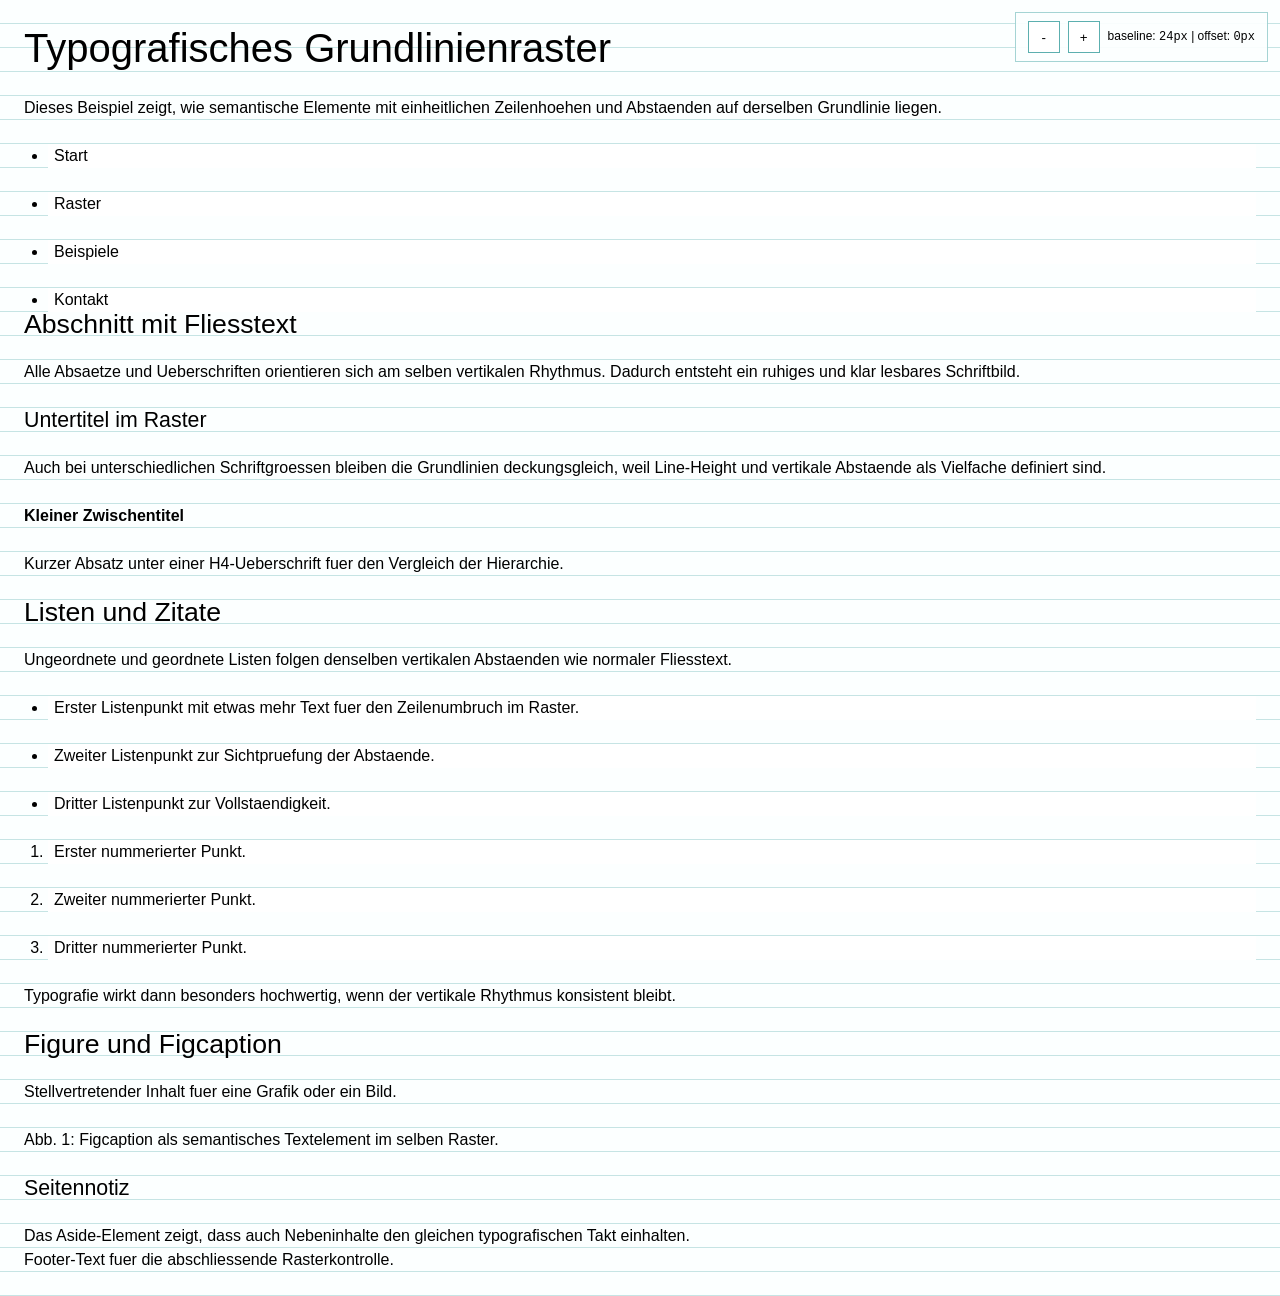
<file: index.html>
<!doctype html>
<html lang="de">
    <head>
        <meta charset="UTF-8" />
        <meta name="viewport" content="width=device-width, initial-scale=1.0" />
        <link rel="stylesheet" href="typography.css" />
        <title>Grundlinienraster Demo</title>
    </head>
    <body class="show-baseline-grid">
        <div class="grid-controls" aria-label="Rastersteuerung">
            <button type="button" id="grid-minus" aria-label="Rasterabstand verkleinern">-</button>
            <button type="button" id="grid-plus" aria-label="Rasterabstand vergroessern">+</button>
            <span id="grid-status">step: <code>36px</code> | offset: <code>0px</code></span>
        </div>

        <header>
            <h1>Typografisches Grundlinienraster</h1>
            <p>Dieses Beispiel zeigt, wie semantische Elemente mit einheitlichen Zeilenhoehen und Abstaenden auf derselben Grundlinie liegen.</p>
            <nav aria-label="Hauptnavigation">
                <ul>
                    <li>Start</li>
                    <li>Raster</li>
                    <li>Beispiele</li>
                    <li>Kontakt</li>
                </ul>
            </nav>
        </header>

        <main>
            <article>
                <section>
                    <h2>Abschnitt mit Fliesstext</h2>
                    <p>Alle Absaetze und Ueberschriften orientieren sich am selben vertikalen Rhythmus. Dadurch entsteht ein ruhiges und klar lesbares Schriftbild.</p>
                    <h3>Untertitel im Raster</h3>
                    <p>Auch bei unterschiedlichen Schriftgroessen bleiben die Grundlinien deckungsgleich, weil Line-Height und vertikale Abstaende als Vielfache definiert sind.</p>
                    <h4>Kleiner Zwischentitel</h4>
                    <p>Kurzer Absatz unter einer H4-Ueberschrift fuer den Vergleich der Hierarchie.</p>
                </section>

                <section>
                    <h2>Listen und Zitate</h2>
                    <p>Ungeordnete und geordnete Listen folgen denselben vertikalen Abstaenden wie normaler Fliesstext.</p>
                    <ul>
                        <li>Erster Listenpunkt mit etwas mehr Text fuer den Zeilenumbruch im Raster.</li>
                        <li>Zweiter Listenpunkt zur Sichtpruefung der Abstaende.</li>
                        <li>Dritter Listenpunkt zur Vollstaendigkeit.</li>
                    </ul>
                    <ol>
                        <li>Erster nummerierter Punkt.</li>
                        <li>Zweiter nummerierter Punkt.</li>
                        <li>Dritter nummerierter Punkt.</li>
                    </ol>
                    <blockquote>Typografie wirkt dann besonders hochwertig, wenn der vertikale Rhythmus konsistent bleibt.</blockquote>
                </section>

                <figure>
                    <h2>Figure und Figcaption</h2>
                    <p>Stellvertretender Inhalt fuer eine Grafik oder ein Bild.</p>
                    <figcaption>Abb. 1: Figcaption als semantisches Textelement im selben Raster.</figcaption>
                </figure>
            </article>

            <aside>
                <h3>Seitennotiz</h3>
                <p>Das Aside-Element zeigt, dass auch Nebeninhalte den gleichen typografischen Takt einhalten.</p>
            </aside>
        </main>

        <footer>
            <p>Footer-Text fuer die abschliessende Rasterkontrolle.</p>
        </footer>

        <script>
            (function () {
                const root = document.documentElement;
                const minusBtn = document.getElementById("grid-minus");
                const plusBtn = document.getElementById("grid-plus");
                const status = document.getElementById("grid-status");

                const computed = getComputedStyle(root);
                const rootFontSize = Number.parseFloat(computed.fontSize);
                const rootLineHeightFactor = Number.parseFloat(computed.getPropertyValue("--line-height"));
                const baselineFromCss = Number.parseFloat(computed.getPropertyValue("--baseline"));
                const baseBaseline = Number.isFinite(rootFontSize) && Number.isFinite(rootLineHeightFactor) ? rootFontSize * rootLineHeightFactor : 24;

                let baselinePx = Number.isFinite(baselineFromCss) ? Math.round(baselineFromCss) : Math.round(baseBaseline);
                let gridOffset = 0;

                function render() {
                    const adjust = baselinePx - baseBaseline;
                    root.style.setProperty("--baseline-adjust", adjust + "px");
                    root.style.setProperty("--grid-offset", gridOffset + "px");
                    status.innerHTML = "baseline: <code>" + baselinePx + "px</code> | offset: <code>" + gridOffset + "px</code>";
                }

                function changeStep(delta) {
                    baselinePx = Math.max(8, baselinePx + delta);
                    render();
                }

                function changeOffset(delta) {
                    gridOffset += delta;
                    render();
                }

                plusBtn.addEventListener("click", function () {
                    changeStep(1);
                });

                minusBtn.addEventListener("click", function () {
                    changeStep(-1);
                });

                document.addEventListener("keydown", function (event) {
                    const tag = (event.target && event.target.tagName) || "";
                    if (tag === "INPUT" || tag === "TEXTAREA") {
                        return;
                    }

                    if (event.key === "+" || event.key === "=") {
                        event.preventDefault();
                        changeStep(1);
                    } else if (event.key === "-") {
                        event.preventDefault();
                        changeStep(-1);
                    } else if (event.key === "ArrowUp") {
                        event.preventDefault();
                        changeOffset(-1);
                    } else if (event.key === "ArrowDown") {
                        event.preventDefault();
                        changeOffset(1);
                    }
                });

                render();
            })();
        </script>
    </body>
</html>
</file>
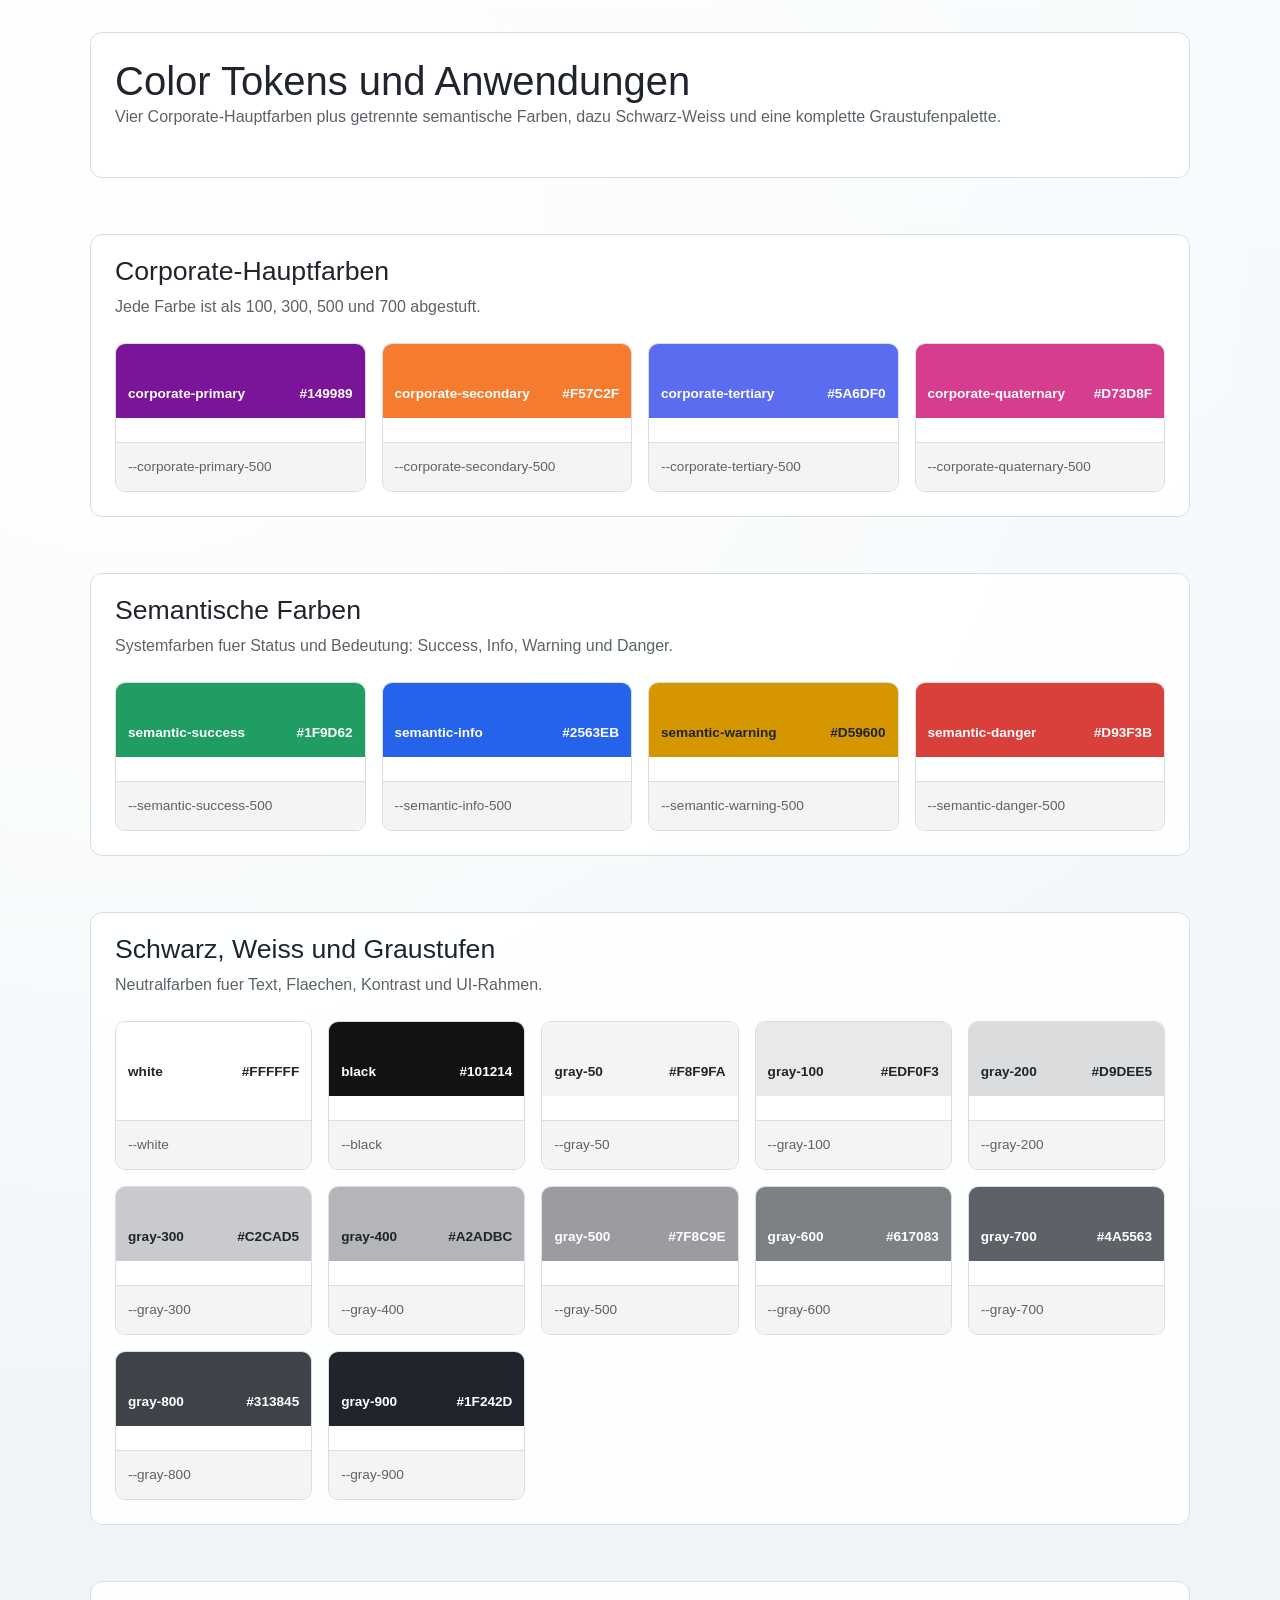
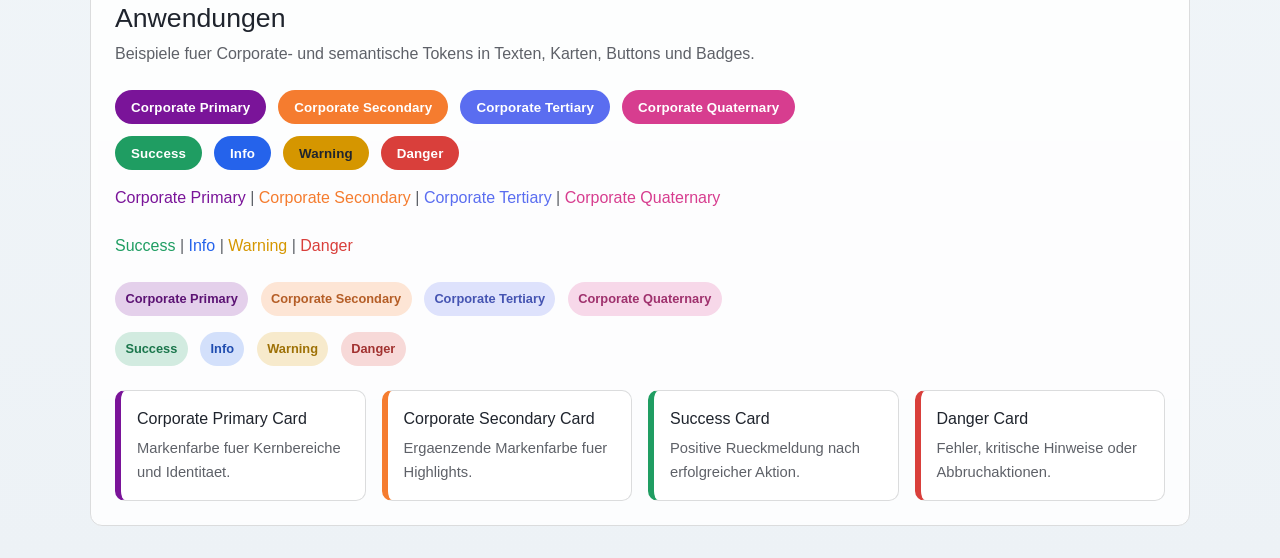
<file: colors.html>
<!doctype html>
<html lang="de">
    <head>
        <meta charset="UTF-8" />
        <meta name="viewport" content="width=device-width, initial-scale=1.0" />
        <link rel="stylesheet" href="typography.css" />
        <link rel="stylesheet" href="color.css" />
        <title>Color System Demo</title>
    </head>
    <body>
        <main class="page">
            <section class="section">
                <h1>Color Tokens und Anwendungen</h1>
                <p>Vier Corporate-Hauptfarben plus getrennte semantische Farben, dazu Schwarz-Weiss und eine komplette Graustufenpalette.</p>
            </section>

            <section class="section">
                <h2>Corporate-Hauptfarben</h2>
                <p>Jede Farbe ist als 100, 300, 500 und 700 abgestuft.</p>
                <div class="swatch-grid">
                    <article class="swatch">
                        <div class="swatch-color bg-corporate-primary text-light"><span>corporate-primary</span><span>#149989</span></div>
                        <div class="swatch-label">--corporate-primary-500</div>
                    </article>
                    <article class="swatch">
                        <div class="swatch-color bg-corporate-secondary text-light"><span>corporate-secondary</span><span>#F57C2F</span></div>
                        <div class="swatch-label">--corporate-secondary-500</div>
                    </article>
                    <article class="swatch">
                        <div class="swatch-color bg-corporate-tertiary text-light"><span>corporate-tertiary</span><span>#5A6DF0</span></div>
                        <div class="swatch-label">--corporate-tertiary-500</div>
                    </article>
                    <article class="swatch">
                        <div class="swatch-color bg-corporate-quaternary text-light"><span>corporate-quaternary</span><span>#D73D8F</span></div>
                        <div class="swatch-label">--corporate-quaternary-500</div>
                    </article>
                </div>
            </section>

            <section class="section">
                <h2>Semantische Farben</h2>
                <p>Systemfarben fuer Status und Bedeutung: Success, Info, Warning und Danger.</p>
                <div class="swatch-grid">
                    <article class="swatch">
                        <div class="swatch-color bg-semantic-success text-light"><span>semantic-success</span><span>#1F9D62</span></div>
                        <div class="swatch-label">--semantic-success-500</div>
                    </article>
                    <article class="swatch">
                        <div class="swatch-color bg-semantic-info text-light"><span>semantic-info</span><span>#2563EB</span></div>
                        <div class="swatch-label">--semantic-info-500</div>
                    </article>
                    <article class="swatch">
                        <div class="swatch-color bg-semantic-warning text-dark"><span>semantic-warning</span><span>#D59600</span></div>
                        <div class="swatch-label">--semantic-warning-500</div>
                    </article>
                    <article class="swatch">
                        <div class="swatch-color bg-semantic-danger text-light"><span>semantic-danger</span><span>#D93F3B</span></div>
                        <div class="swatch-label">--semantic-danger-500</div>
                    </article>
                </div>
            </section>

            <section class="section">
                <h2>Schwarz, Weiss und Graustufen</h2>
                <p>Neutralfarben fuer Text, Flaechen, Kontrast und UI-Rahmen.</p>
                <div class="swatch-grid">
                    <article class="swatch">
                        <div class="swatch-color bg-white text-dark"><span>white</span><span>#FFFFFF</span></div>
                        <div class="swatch-label">--white</div>
                    </article>
                    <article class="swatch">
                        <div class="swatch-color bg-black text-light"><span>black</span><span>#101214</span></div>
                        <div class="swatch-label">--black</div>
                    </article>
                    <article class="swatch">
                        <div class="swatch-color bg-gray-50 text-dark"><span>gray-50</span><span>#F8F9FA</span></div>
                        <div class="swatch-label">--gray-50</div>
                    </article>
                    <article class="swatch">
                        <div class="swatch-color bg-gray-100 text-dark"><span>gray-100</span><span>#EDF0F3</span></div>
                        <div class="swatch-label">--gray-100</div>
                    </article>
                    <article class="swatch">
                        <div class="swatch-color bg-gray-200 text-dark"><span>gray-200</span><span>#D9DEE5</span></div>
                        <div class="swatch-label">--gray-200</div>
                    </article>
                    <article class="swatch">
                        <div class="swatch-color bg-gray-300 text-dark"><span>gray-300</span><span>#C2CAD5</span></div>
                        <div class="swatch-label">--gray-300</div>
                    </article>
                    <article class="swatch">
                        <div class="swatch-color bg-gray-400 text-dark"><span>gray-400</span><span>#A2ADBC</span></div>
                        <div class="swatch-label">--gray-400</div>
                    </article>
                    <article class="swatch">
                        <div class="swatch-color bg-gray-500 text-light"><span>gray-500</span><span>#7F8C9E</span></div>
                        <div class="swatch-label">--gray-500</div>
                    </article>
                    <article class="swatch">
                        <div class="swatch-color bg-gray-600 text-light"><span>gray-600</span><span>#617083</span></div>
                        <div class="swatch-label">--gray-600</div>
                    </article>
                    <article class="swatch">
                        <div class="swatch-color bg-gray-700 text-light"><span>gray-700</span><span>#4A5563</span></div>
                        <div class="swatch-label">--gray-700</div>
                    </article>
                    <article class="swatch">
                        <div class="swatch-color bg-gray-800 text-light"><span>gray-800</span><span>#313845</span></div>
                        <div class="swatch-label">--gray-800</div>
                    </article>
                    <article class="swatch">
                        <div class="swatch-color bg-gray-900 text-light"><span>gray-900</span><span>#1F242D</span></div>
                        <div class="swatch-label">--gray-900</div>
                    </article>
                </div>
            </section>

            <section class="section">
                <h2>Anwendungen</h2>
                <p>Beispiele fuer Corporate- und semantische Tokens in Texten, Karten, Buttons und Badges.</p>

                <div class="button-row" aria-label="Buttons">
                    <button class="btn btn-corporate-primary" type="button">Corporate Primary</button>
                    <button class="btn btn-corporate-secondary" type="button">Corporate Secondary</button>
                    <button class="btn btn-corporate-tertiary" type="button">Corporate Tertiary</button>
                    <button class="btn btn-corporate-quaternary" type="button">Corporate Quaternary</button>
                </div>

                <div class="button-row" aria-label="Semantic Buttons" style="margin-top: 0.75rem">
                    <button class="btn btn-semantic-success" type="button">Success</button>
                    <button class="btn btn-semantic-info" type="button">Info</button>
                    <button class="btn btn-semantic-warning" type="button">Warning</button>
                    <button class="btn btn-semantic-danger" type="button">Danger</button>
                </div>

                <p style="margin-top: 1rem">
                    <span class="text-corporate-primary">Corporate Primary</span> | <span class="text-corporate-secondary">Corporate Secondary</span> |
                    <span class="text-corporate-tertiary">Corporate Tertiary</span> | <span class="text-corporate-quaternary">Corporate Quaternary</span>
                </p>

                <p style="margin-top: 0.5rem">
                    <span class="text-semantic-success">Success</span> | <span class="text-semantic-info">Info</span> | <span class="text-semantic-warning">Warning</span> |
                    <span class="text-semantic-danger">Danger</span>
                </p>

                <div style="margin-top: 1rem">
                    <span class="badge badge-corporate-primary">Corporate Primary</span>
                    <span class="badge badge-corporate-secondary">Corporate Secondary</span>
                    <span class="badge badge-corporate-tertiary">Corporate Tertiary</span>
                    <span class="badge badge-corporate-quaternary">Corporate Quaternary</span>
                </div>

                <div style="margin-top: 0.5rem">
                    <span class="badge badge-semantic-success">Success</span>
                    <span class="badge badge-semantic-info">Info</span>
                    <span class="badge badge-semantic-warning">Warning</span>
                    <span class="badge badge-semantic-danger">Danger</span>
                </div>

                <div class="ui-grid" style="margin-top: 1rem">
                    <article class="card card-corporate-primary">
                        <h3>Corporate Primary Card</h3>
                        <p>Markenfarbe fuer Kernbereiche und Identitaet.</p>
                    </article>
                    <article class="card card-corporate-secondary">
                        <h3>Corporate Secondary Card</h3>
                        <p>Ergaenzende Markenfarbe fuer Highlights.</p>
                    </article>
                    <article class="card card-semantic-success">
                        <h3>Success Card</h3>
                        <p>Positive Rueckmeldung nach erfolgreicher Aktion.</p>
                    </article>
                    <article class="card card-semantic-danger">
                        <h3>Danger Card</h3>
                        <p>Fehler, kritische Hinweise oder Abbruchaktionen.</p>
                    </article>
                </div>
            </section>
        </main>
    </body>
</html>
</file>
<file: typography.css>
/* Typografisches Grundlinienraster */

*,
*::before,
*::after {
    box-sizing: border-box;
}

:root {
    --font-family: Barlow, sans-serif;
    --font-size: 16px; /* REM-Basis */
    --line-height: 1.5;
    --baseline-adjust: 0px;
    --baseline: calc((1rem * var(--line-height)) + var(--baseline-adjust));
    --space-1: var(--baseline);
    --space-2: calc(var(--baseline) * 2);
    --step-0: 1rem;
    --step-1: 1.333333rem;
    --step-2: 1.666667rem;
    --step-3: 2.5rem;
    --grid-color: rgba(5, 133, 133, 0.22);
    --grid-thickness: 1px;
    --grid-step: var(--baseline);
    --grid-offset: 0px;
}

html {
    font-size: var(--font-size);
    line-height: var(--line-height);
}

body {
    margin: 0;
    padding: var(--space-1);
    font-family: var(--font-family);
    font-size: 1rem;
    line-height: var(--baseline);
    background-color: #fcffff;
}

main,
article,
section,
aside,
nav,
header,
footer,
figure,
blockquote,
ul,
ol {
    margin: 0;
    padding: 0;
}

h1,
h2,
h3,
h4,
p,
li,
blockquote,
figcaption {
    margin: 0;
}

h1 {
    font-weight: 400;
    font-size: var(--step-3);
    line-height: calc(var(--baseline) * 2); /* exakt 2 Grundlinien */
}

h2 {
    font-weight: 500;
    font-size: var(--step-2); /* 40px */
    line-height: var(--baseline); /* exakt 1 Grundlinie */
}

h3 {
    font-weight: 500;
    font-size: var(--step-1); /* 32px */
    line-height: var(--baseline); /* exakt 1 Grundlinie */
}

h4,
p,
li,
blockquote,
figcaption {
    font-size: var(--step-0);
    line-height: var(--baseline);
}

h4 {
    font-weight: 600;
}

ul,
ol {
    padding-inline-start: var(--space-1);
}

li {
    margin-block-end: 0;
    padding-inline: calc(var(--space-1) / 4);
    background: white;
}

li + li {
    margin-block-start: var(--space-1);
}

/* Einheitlicher vertikaler Rhythmus im Content-Flow */
header > * + *,
nav > * + *,
main > * + *,
article > * + *,
section > * + *,
aside > * + *,
footer > * + *,
figure > * + *,
blockquote > * + * {
    margin-block-start: var(--space-1);
}

/* Debug-Ansicht: Grundlinienraster sichtbar machen */
body.show-baseline-grid {
    background-image: repeating-linear-gradient(
        to bottom,
        transparent 0,
        transparent calc(var(--grid-step) - var(--grid-thickness)),
        var(--grid-color) calc(var(--grid-step) - var(--grid-thickness)),
        var(--grid-color) var(--grid-step)
    );
    background-size: 100% var(--grid-step);
    background-position: 0 var(--grid-offset);
}

.grid-controls {
    position: fixed;
    top: 12px;
    right: 12px;
    z-index: 1000;
    display: flex;
    align-items: center;
    gap: 0.5rem;
    padding: 0.5rem 0.75rem;
    border: 1px solid rgba(5, 133, 133, 0.35);
    background: rgba(252, 255, 255, 0.92);
    font-size: 0.75rem;
    line-height: 1.2;
}

.grid-controls button {
    border: 1px solid rgba(5, 133, 133, 0.65);
    background: white;
    min-width: 2rem;
    min-height: 2rem;
    cursor: pointer;
}

.grid-controls code {
    font-family: ui-monospace, SFMono-Regular, Menlo, Monaco, Consolas, "Liberation Mono", "Courier New", monospace;
}
</file>
<file: color.css>
:root {
    --white: #ffffff;
    --black: #101214;

    /* Nur diese Basiswerte muessen definiert werden. */
    --corporate-primary-base: #7a1499;
    --corporate-secondary-base: #f57c2f;
    --corporate-tertiary-base: #5a6df0;
    --corporate-quaternary-base: #d73d8f;

    --semantic-success-base: #1f9d62;
    --semantic-info-base: #2563eb;
    --semantic-warning-base: #d59600;
    --semantic-danger-base: #d93f3b;

    --neutral-base: #1f242d;

    /* Corporate Abstufungen (calculatorisch aus *-base). */
    --corporate-primary-500: var(--corporate-primary-base);
    --corporate-primary-300: color-mix(in srgb, var(--corporate-primary-base) 58%, var(--white));
    --corporate-primary-100: color-mix(in srgb, var(--corporate-primary-base) 20%, var(--white));
    --corporate-primary-700: color-mix(in srgb, var(--corporate-primary-base) 72%, var(--black));

    --corporate-secondary-500: var(--corporate-secondary-base);
    --corporate-secondary-300: color-mix(in srgb, var(--corporate-secondary-base) 58%, var(--white));
    --corporate-secondary-100: color-mix(in srgb, var(--corporate-secondary-base) 20%, var(--white));
    --corporate-secondary-700: color-mix(in srgb, var(--corporate-secondary-base) 72%, var(--black));

    --corporate-tertiary-500: var(--corporate-tertiary-base);
    --corporate-tertiary-300: color-mix(in srgb, var(--corporate-tertiary-base) 58%, var(--white));
    --corporate-tertiary-100: color-mix(in srgb, var(--corporate-tertiary-base) 20%, var(--white));
    --corporate-tertiary-700: color-mix(in srgb, var(--corporate-tertiary-base) 72%, var(--black));

    --corporate-quaternary-500: var(--corporate-quaternary-base);
    --corporate-quaternary-300: color-mix(in srgb, var(--corporate-quaternary-base) 58%, var(--white));
    --corporate-quaternary-100: color-mix(in srgb, var(--corporate-quaternary-base) 20%, var(--white));
    --corporate-quaternary-700: color-mix(in srgb, var(--corporate-quaternary-base) 72%, var(--black));

    /* Semantische Abstufungen (calculatorisch aus *-base). */
    --semantic-success-500: var(--semantic-success-base);
    --semantic-success-100: color-mix(in srgb, var(--semantic-success-base) 20%, var(--white));
    --semantic-success-700: color-mix(in srgb, var(--semantic-success-base) 72%, var(--black));

    --semantic-info-500: var(--semantic-info-base);
    --semantic-info-100: color-mix(in srgb, var(--semantic-info-base) 20%, var(--white));
    --semantic-info-700: color-mix(in srgb, var(--semantic-info-base) 72%, var(--black));

    --semantic-warning-500: var(--semantic-warning-base);
    --semantic-warning-100: color-mix(in srgb, var(--semantic-warning-base) 20%, var(--white));
    --semantic-warning-700: color-mix(in srgb, var(--semantic-warning-base) 72%, var(--black));

    --semantic-danger-500: var(--semantic-danger-base);
    --semantic-danger-100: color-mix(in srgb, var(--semantic-danger-base) 20%, var(--white));
    --semantic-danger-700: color-mix(in srgb, var(--semantic-danger-base) 72%, var(--black));

    /* Graustufen calculatorisch aus einem Neutral-Basiswert. */
    --gray-900: var(--neutral-base);
    --gray-800: color-mix(in srgb, var(--neutral-base) 86%, var(--white));
    --gray-700: color-mix(in srgb, var(--neutral-base) 72%, var(--white));
    --gray-600: color-mix(in srgb, var(--neutral-base) 58%, var(--white));
    --gray-500: color-mix(in srgb, var(--neutral-base) 45%, var(--white));
    --gray-400: color-mix(in srgb, var(--neutral-base) 34%, var(--white));
    --gray-300: color-mix(in srgb, var(--neutral-base) 24%, var(--white));
    --gray-200: color-mix(in srgb, var(--neutral-base) 16%, var(--white));
    --gray-100: color-mix(in srgb, var(--neutral-base) 10%, var(--white));
    --gray-50: color-mix(in srgb, var(--neutral-base) 5%, var(--white));

    --surface: color-mix(in srgb, var(--neutral-base) 6%, var(--white));
    --text: var(--gray-900);
    --radius: 12px;
    --ui-space-1: 0.5rem;
    --ui-space-2: 0.75rem;
    --ui-space-3: 1rem;
    --ui-space-4: 1.5rem;
    --ui-space-5: 2rem;
}

* {
    box-sizing: border-box;
}

body {
    margin: 0;
    padding: var(--ui-space-5);
    font-family: var(--font-family, "Barlow", "Avenir Next", "Segoe UI", sans-serif);
    font-size: var(--step-0, 1rem);
    line-height: var(--baseline, 1.5);
    color: var(--text);
    background: radial-gradient(circle at 10% 10%, #ffffff 0%, rgba(255, 255, 255, 0) 55%), linear-gradient(180deg, #f7fbfd 0%, #edf2f6 100%);
}

h1,
h2,
h3,
p {
    margin: 0;
}

.page {
    max-width: 1100px;
    margin: 0 auto;
    display: grid;
    gap: var(--ui-space-5);
}

.section {
    background: rgba(255, 255, 255, 0.84);
    border: 1px solid var(--gray-200);
    border-radius: var(--radius);
    padding: var(--ui-space-4);
    backdrop-filter: blur(3px);
}

.section > h2 {
    margin-bottom: var(--ui-space-2);
    font-size: var(--step-2, 1.4rem);
}

.section > p {
    color: var(--gray-700);
    margin-bottom: var(--ui-space-4);
}

.swatch-grid {
    display: grid;
    gap: var(--ui-space-3);
    grid-template-columns: repeat(auto-fit, minmax(180px, 1fr));
}

.swatch {
    border-radius: 10px;
    overflow: hidden;
    border: 1px solid var(--gray-200);
    background: var(--white);
}

.swatch-color {
    min-height: 74px;
    padding: var(--ui-space-2);
    display: flex;
    align-items: flex-end;
    justify-content: space-between;
    font-size: 0.85rem;
    font-weight: 600;
}

.swatch-label {
    padding: var(--ui-space-2);
    border-top: 1px solid var(--gray-200);
    background: var(--gray-50);
    font-size: 0.85rem;
    color: var(--gray-700);
}

.text-dark {
    color: var(--gray-900);
}

.text-light {
    color: var(--white);
}

.bg-corporate-primary {
    background: var(--corporate-primary-500);
}
.bg-corporate-secondary {
    background: var(--corporate-secondary-500);
}
.bg-corporate-tertiary {
    background: var(--corporate-tertiary-500);
}
.bg-corporate-quaternary {
    background: var(--corporate-quaternary-500);
}

.bg-semantic-success {
    background: var(--semantic-success-500);
}
.bg-semantic-info {
    background: var(--semantic-info-500);
}
.bg-semantic-warning {
    background: var(--semantic-warning-500);
}
.bg-semantic-danger {
    background: var(--semantic-danger-500);
}

.bg-black {
    background: var(--black);
}
.bg-white {
    background: var(--white);
}
.bg-gray-50 {
    background: var(--gray-50);
}
.bg-gray-100 {
    background: var(--gray-100);
}
.bg-gray-200 {
    background: var(--gray-200);
}
.bg-gray-300 {
    background: var(--gray-300);
}
.bg-gray-400 {
    background: var(--gray-400);
}
.bg-gray-500 {
    background: var(--gray-500);
}
.bg-gray-600 {
    background: var(--gray-600);
}
.bg-gray-700 {
    background: var(--gray-700);
}
.bg-gray-800 {
    background: var(--gray-800);
}
.bg-gray-900 {
    background: var(--gray-900);
}

.text-corporate-primary {
    color: var(--corporate-primary-500);
}
.text-corporate-secondary {
    color: var(--corporate-secondary-500);
}
.text-corporate-tertiary {
    color: var(--corporate-tertiary-500);
}
.text-corporate-quaternary {
    color: var(--corporate-quaternary-500);
}

.text-semantic-success {
    color: var(--semantic-success-500);
}
.text-semantic-info {
    color: var(--semantic-info-500);
}
.text-semantic-warning {
    color: var(--semantic-warning-500);
}
.text-semantic-danger {
    color: var(--semantic-danger-500);
}

.ui-grid {
    display: grid;
    gap: var(--ui-space-3);
    grid-template-columns: repeat(auto-fit, minmax(180px, 1fr));
}

.card {
    border: 1px solid var(--gray-200);
    border-radius: 10px;
    padding: var(--ui-space-3);
    background: var(--white);
}

.card h3 {
    font-size: 1rem;
    margin-bottom: 0.35rem;
}

.card p {
    color: var(--gray-700);
    font-size: 0.92rem;
}

.card-corporate-primary {
    border-left: 6px solid var(--corporate-primary-500);
}
.card-corporate-secondary {
    border-left: 6px solid var(--corporate-secondary-500);
}
.card-corporate-tertiary {
    border-left: 6px solid var(--corporate-tertiary-500);
}
.card-corporate-quaternary {
    border-left: 6px solid var(--corporate-quaternary-500);
}

.card-semantic-success {
    border-left: 6px solid var(--semantic-success-500);
}
.card-semantic-info {
    border-left: 6px solid var(--semantic-info-500);
}
.card-semantic-warning {
    border-left: 6px solid var(--semantic-warning-500);
}
.card-semantic-danger {
    border-left: 6px solid var(--semantic-danger-500);
}

.button-row {
    display: flex;
    flex-wrap: wrap;
    gap: var(--ui-space-2);
}

.btn {
    border: 0;
    border-radius: 999px;
    padding: 0.6rem 1rem;
    font-weight: 700;
    letter-spacing: 0.01em;
    cursor: pointer;
}

.btn-corporate-primary {
    background: var(--corporate-primary-500);
    color: var(--white);
}
.btn-corporate-secondary {
    background: var(--corporate-secondary-500);
    color: var(--white);
}
.btn-corporate-tertiary {
    background: var(--corporate-tertiary-500);
    color: var(--white);
}
.btn-corporate-quaternary {
    background: var(--corporate-quaternary-500);
    color: var(--white);
}

.btn-semantic-success {
    background: var(--semantic-success-500);
    color: var(--white);
}
.btn-semantic-info {
    background: var(--semantic-info-500);
    color: var(--white);
}
.btn-semantic-warning {
    background: var(--semantic-warning-500);
    color: var(--gray-900);
}
.btn-semantic-danger {
    background: var(--semantic-danger-500);
    color: var(--white);
}

.badge {
    display: inline-block;
    padding: 0.3rem 0.65rem;
    border-radius: 999px;
    font-size: 0.8rem;
    font-weight: 700;
    margin-right: var(--ui-space-1);
    margin-bottom: var(--ui-space-1);
}

.badge-corporate-primary {
    background: var(--corporate-primary-100);
    color: var(--corporate-primary-700);
}
.badge-corporate-secondary {
    background: var(--corporate-secondary-100);
    color: var(--corporate-secondary-700);
}
.badge-corporate-tertiary {
    background: var(--corporate-tertiary-100);
    color: var(--corporate-tertiary-700);
}
.badge-corporate-quaternary {
    background: var(--corporate-quaternary-100);
    color: var(--corporate-quaternary-700);
}

.badge-semantic-success {
    background: var(--semantic-success-100);
    color: var(--semantic-success-700);
}
.badge-semantic-info {
    background: var(--semantic-info-100);
    color: var(--semantic-info-700);
}
.badge-semantic-warning {
    background: var(--semantic-warning-100);
    color: var(--semantic-warning-700);
}
.badge-semantic-danger {
    background: var(--semantic-danger-100);
    color: var(--semantic-danger-700);
}

@media (max-width: 680px) {
    body {
        padding: var(--ui-space-3);
    }
}
</file>
